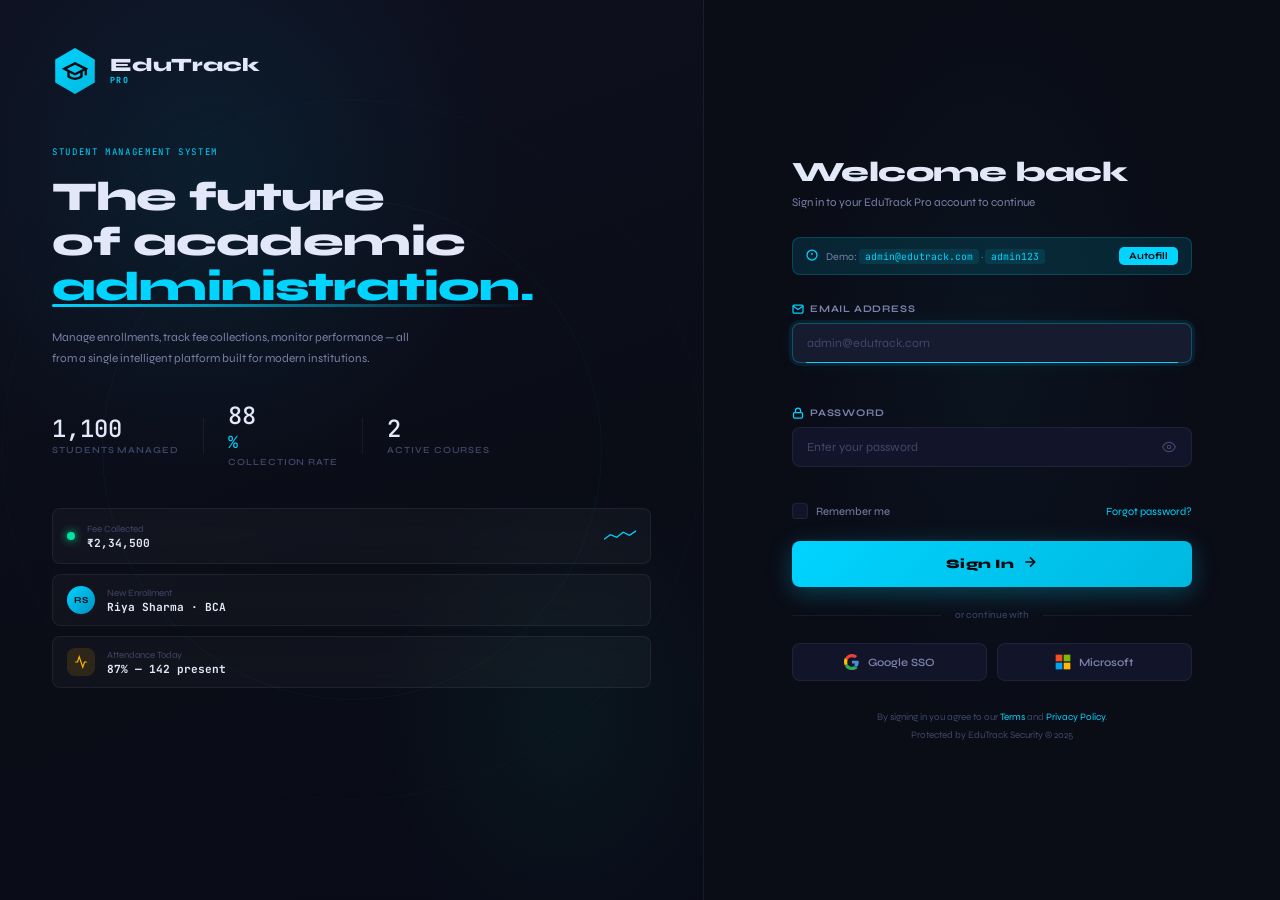
<file: login.html>
<!DOCTYPE html>
<html lang="en">
<head>
  <meta charset="UTF-8"/>
  <meta name="viewport" content="width=device-width, initial-scale=1.0"/>
  <title>EduTrack Pro — Sign In</title>
  <meta name="description" content="EduTrack Pro — Advanced Student Management System"/>
  <link rel="preconnect" href="https://fonts.googleapis.com">
  <link href="https://fonts.googleapis.com/css2?family=Syne:wght@400;500;600;700;800&family=JetBrains+Mono:wght@300;400;500&display=swap" rel="stylesheet">
  <link rel="stylesheet" href="login.css">
</head>
<body>
<canvas id="particleCanvas"></canvas>
<div id="toast" class="toast"></div>

<div class="login-root">

  <!-- LEFT: BRAND PANEL -->
  <div class="brand-panel">
    <div class="bp-inner">
      <div class="bp-logo anim-item" style="--d:0s">
        <div class="logo-hex">
          <svg width="26" height="26" viewBox="0 0 24 24" fill="none" stroke="currentColor" stroke-width="2.2"><path d="M22 10v6M2 10l10-5 10 5-10 5z"/><path d="M6 12v5c3 3 9 3 12 0v-5"/></svg>
        </div>
        <div class="logo-text">
          <span class="lt-main">EduTrack</span>
          <span class="lt-badge">PRO</span>
        </div>
      </div>

      <div class="bp-headline anim-item" style="--d:0.1s">
        <p class="bp-kicker">STUDENT MANAGEMENT SYSTEM</p>
        <h1>The future<br>of academic<br><span class="accent-text">administration.</span></h1>
        <p class="bp-desc">Manage enrollments, track fee collections, monitor performance — all from a single intelligent platform built for modern institutions.</p>
      </div>

      <div class="bp-stats anim-item" style="--d:0.2s">
        <div class="bs-item">
          <span class="bs-num" data-count="1200">0</span>
          <span class="bs-label">Students Managed</span>
        </div>
        <div class="bs-sep"></div>
        <div class="bs-item">
          <span class="bs-num" data-count="98">0</span><span class="bs-suffix">%</span>
          <span class="bs-label">Collection Rate</span>
        </div>
        <div class="bs-sep"></div>
        <div class="bs-item">
          <span class="bs-num" data-count="3">0</span>
          <span class="bs-label">Active Courses</span>
        </div>
      </div>

      <!-- Floating preview cards -->
      <div class="preview-cards anim-item" style="--d:0.3s">
        <div class="pc pc1">
          <div class="pc-dot green"></div>
          <div class="pc-info">
            <span class="pc-title">Fee Collected</span>
            <span class="pc-val">₹2,34,500</span>
          </div>
          <svg width="32" height="32" viewBox="0 0 50 20"><polyline points="0,15 10,8 20,12 30,4 40,9 50,2" fill="none" stroke="#00d4ff" stroke-width="2"/></svg>
        </div>
        <div class="pc pc2">
          <div class="pc-avatar">RS</div>
          <div class="pc-info">
            <span class="pc-title">New Enrollment</span>
            <span class="pc-val">Riya Sharma · BCA</span>
          </div>
        </div>
        <div class="pc pc3">
          <div class="pc-icon">
            <svg width="14" height="14" viewBox="0 0 24 24" fill="none" stroke="currentColor" stroke-width="2"><polyline points="22 12 18 12 15 21 9 3 6 12 2 12"/></svg>
          </div>
          <div class="pc-info">
            <span class="pc-title">Attendance Today</span>
            <span class="pc-val">87% — 142 present</span>
          </div>
        </div>
      </div>

      <!-- Decorative ring -->
      <div class="deco-ring"></div>
      <div class="deco-ring r2"></div>
    </div>
  </div>

  <!-- RIGHT: LOGIN FORM -->
  <div class="form-panel">
    <div class="fp-inner">

      <div class="fp-header anim-item" style="--d:0.1s">
        <h2>Welcome back</h2>
        <p>Sign in to your EduTrack Pro account to continue</p>
      </div>

      <div class="credential-chip anim-item" style="--d:0.15s">
        <div class="chip-icon">
          <svg width="12" height="12" viewBox="0 0 24 24" fill="none" stroke="currentColor" stroke-width="2.5"><circle cx="12" cy="12" r="10"/><line x1="12" y1="8" x2="12" y2="12"/><line x1="12" y1="16" x2="12.01" y2="16"/></svg>
        </div>
        <span>Demo: <code>admin@edutrack.com</code> · <code>admin123</code></span>
        <button class="chip-autofill" onclick="autofill()">Autofill</button>
      </div>

      <div class="login-form anim-item" style="--d:0.2s">

        <div class="field-group" id="fg-email">
          <label for="email">
            <svg width="12" height="12" viewBox="0 0 24 24" fill="none" stroke="currentColor" stroke-width="2.5"><path d="M4 4h16c1.1 0 2 .9 2 2v12c0 1.1-.9 2-2 2H4c-1.1 0-2-.9-2-2V6c0-1.1.9-2 2-2z"/><polyline points="22,6 12,13 2,6"/></svg>
            Email Address
          </label>
          <div class="field-input-wrap">
            <input type="email" id="email" placeholder="admin@edutrack.com" autocomplete="email"
              oninput="clearFE('fg-email')"
              onkeydown="if(event.key==='Enter')document.getElementById('password').focus()"/>
            <div class="field-line"></div>
          </div>
          <span class="fe-msg" id="fe-email"></span>
        </div>

        <div class="field-group" id="fg-password">
          <label for="password">
            <svg width="12" height="12" viewBox="0 0 24 24" fill="none" stroke="currentColor" stroke-width="2.5"><rect x="3" y="11" width="18" height="11" rx="2"/><path d="M7 11V7a5 5 0 0 1 10 0v4"/></svg>
            Password
          </label>
          <div class="field-input-wrap">
            <input type="password" id="password" placeholder="Enter your password" autocomplete="current-password"
              oninput="clearFE('fg-password')"
              onkeydown="if(event.key==='Enter')doLogin()"/>
            <button type="button" class="eye-btn" onclick="togglePW()" id="eyeBtn">
              <svg id="eyeSvg" width="14" height="14" viewBox="0 0 24 24" fill="none" stroke="currentColor" stroke-width="2"><path d="M1 12s4-8 11-8 11 8 11 8-4 8-11 8-11-8-11-8z"/><circle cx="12" cy="12" r="3"/></svg>
            </button>
            <div class="field-line"></div>
          </div>
          <span class="fe-msg" id="fe-password"></span>
        </div>

        <div class="field-meta">
          <label class="cb-label">
            <input type="checkbox" id="rememberMe"/>
            <span class="cb-box">
              <svg width="9" height="9" viewBox="0 0 12 12"><polyline points="2,6 5,9 10,3" fill="none" stroke="#0a0c14" stroke-width="2.5"/></svg>
            </span>
            Remember me
          </label>
          <button type="button" class="forgot-btn" onclick="showForgot()">Forgot password?</button>
        </div>

        <button class="btn-signin" id="signinBtn" onclick="doLogin()">
          <span id="signinLabel">Sign In</span>
          <div class="btn-dots" id="btnDots"><span></span><span></span><span></span></div>
          <div class="btn-arrow" id="btnArrow">
            <svg width="16" height="16" viewBox="0 0 24 24" fill="none" stroke="currentColor" stroke-width="2.5"><line x1="5" y1="12" x2="19" y2="12"/><polyline points="12 5 19 12 12 19"/></svg>
          </div>
        </button>

        <div class="divider"><span>or continue with</span></div>

        <div class="alt-logins">
          <button class="alt-btn" onclick="showToast('Google SSO — Coming in v2.2','info')">
            <svg width="16" height="16" viewBox="0 0 24 24"><path fill="#EA4335" d="M5.27 9.76A7.08 7.08 0 0 1 12 4.9c1.69 0 3.22.6 4.41 1.59L19.82 3.1A11.94 11.94 0 0 0 12 0C7.31 0 3.26 2.7 1.28 6.64l3.99 3.12z"/><path fill="#34A853" d="M16.04 18.01A7.06 7.06 0 0 1 12 19.1c-2.9 0-5.39-1.74-6.61-4.27l-4.02 3.08A11.95 11.95 0 0 0 12 24c3.24 0 6.18-1.2 8.42-3.16l-4.38-2.83z"/><path fill="#4A90D9" d="M20.45 12.18c0-.74-.07-1.45-.19-2.14H12v4.05h4.73a4.1 4.1 0 0 1-1.75 2.7l4.38 2.83C21.29 17.57 22 15 22 12c0-.63-.04-1.23-.1-1.82h-1.45z"/><path fill="#FBBC05" d="M5.39 14.83A7.15 7.15 0 0 1 4.9 12c0-.98.17-1.93.48-2.79L1.28 6.1A11.94 11.94 0 0 0 0 12c0 1.93.46 3.75 1.28 5.36l4.11-2.53z"/></svg>
            Google SSO
          </button>
          <button class="alt-btn" onclick="showToast('Microsoft SSO — Coming in v2.2','info')">
            <svg width="16" height="16" viewBox="0 0 24 24"><rect x="1" y="1" width="10" height="10" fill="#F25022"/><rect x="13" y="1" width="10" height="10" fill="#7FBA00"/><rect x="1" y="13" width="10" height="10" fill="#00A4EF"/><rect x="13" y="13" width="10" height="10" fill="#FFB900"/></svg>
            Microsoft
          </button>
        </div>

      </div>

      <p class="fp-footer">
        By signing in you agree to our <a href="#">Terms</a> and <a href="#">Privacy Policy</a>.
        <br>Protected by EduTrack Security © 2025
      </p>

    </div>
  </div>

</div>

<script src="login.js"></script>
</body>
</html>
</file>
<file: login.css>
/* ================================================
   EDUTRACK PRO v2.0 — LOGIN PAGE
   Deep Space Noir · Cyan Electric Accents
   ================================================ */

:root {
  --space-0:  #080a12;
  --space-1:  #0a0c16;
  --space-2:  #0e1020;
  --space-3:  #12152a;
  --space-4:  #171b30;
  --space-5:  #1c2038;

  --cyan:      #00d4ff;
  --cyan-dim:  rgba(0,212,255,0.12);
  --cyan-glow: rgba(0,212,255,0.3);
  --cyan-2:    #00b8e0;

  --green:     #00e5a0;
  --green-dim: rgba(0,229,160,0.12);
  --amber:     #ffb700;
  --amber-dim: rgba(255,183,0,0.12);
  --red:       #ff5e57;
  --red-dim:   rgba(255,94,87,0.12);

  --txt-1: #e2e8f8;
  --txt-2: #7a82a8;
  --txt-3: #404668;
  --border: rgba(255,255,255,0.06);
  --border-a: rgba(0,212,255,0.3);

  --font:  'Syne', sans-serif;
  --mono:  'JetBrains Mono', monospace;
  --r:     12px;
  --r2:    8px;
}

*, *::before, *::after { box-sizing: border-box; margin: 0; padding: 0; }
html { font-size: 14px; }

body {
  font-family: var(--font);
  background: var(--space-0);
  color: var(--txt-1);
  min-height: 100vh;
  overflow: hidden;
}

#particleCanvas {
  position: fixed; inset: 0;
  pointer-events: none; z-index: 0;
}

/* ── LAYOUT ─────────────────────────────────── */
.login-root {
  position: relative; z-index: 1;
  display: grid;
  grid-template-columns: 1.1fr 0.9fr;
  min-height: 100vh;
}

/* ── BRAND PANEL ────────────────────────────── */
.brand-panel {
  background: linear-gradient(160deg, var(--space-2) 0%, var(--space-1) 60%, #090b18 100%);
  border-right: 1px solid var(--border);
  position: relative;
  overflow: hidden;
  display: flex; align-items: stretch;
}

.brand-panel::before {
  content: '';
  position: absolute; inset: 0;
  background:
    radial-gradient(ellipse 60% 50% at 30% 20%, rgba(0,212,255,0.08) 0%, transparent 70%),
    radial-gradient(ellipse 40% 40% at 80% 80%, rgba(0,229,160,0.05) 0%, transparent 70%);
  pointer-events: none;
}

.bp-inner {
  position: relative; z-index: 1;
  padding: 48px 52px;
  display: flex; flex-direction: column;
  width: 100%;
}

/* Logo */
.bp-logo {
  display: flex; align-items: center; gap: 12px;
  margin-bottom: 52px;
}
.logo-hex {
  width: 46px; height: 46px;
  background: linear-gradient(135deg, var(--cyan), var(--cyan-2));
  clip-path: polygon(50% 0%,93% 25%,93% 75%,50% 100%,7% 75%,7% 25%);
  display: flex; align-items: center; justify-content: center;
  color: var(--space-0);
  box-shadow: 0 0 30px var(--cyan-glow);
}
.logo-text { display: flex; flex-direction: column; }
.lt-main {
  font-size: 1.35rem; font-weight: 800;
  color: var(--txt-1); line-height: 1;
  letter-spacing: -0.01em;
}
.lt-badge {
  font-size: 0.6rem; font-weight: 700;
  letter-spacing: 0.15em;
  color: var(--cyan);
  font-family: var(--mono);
  line-height: 1.4;
}

/* Headline */
.bp-kicker {
  font-family: var(--mono);
  font-size: 0.65rem; font-weight: 400;
  letter-spacing: 0.18em;
  color: var(--cyan);
  text-transform: uppercase;
  margin-bottom: 16px;
}
.bp-headline h1 {
  font-size: clamp(2rem, 3.2vw, 3rem);
  font-weight: 800;
  line-height: 1.1;
  color: var(--txt-1);
  letter-spacing: -0.02em;
  margin-bottom: 18px;
}
.accent-text {
  color: var(--cyan);
  position: relative;
}
.accent-text::after {
  content: '';
  position: absolute;
  bottom: 4px; left: 0; right: 0;
  height: 3px;
  background: linear-gradient(90deg, var(--cyan), transparent);
  border-radius: 2px;
}
.bp-desc {
  font-size: 0.84rem; color: var(--txt-2); line-height: 1.75;
  max-width: 380px; margin-bottom: 36px;
}

/* Stats */
.bp-stats {
  display: flex; align-items: center; gap: 24px;
  margin-bottom: 40px;
}
.bs-item { display: flex; flex-direction: column; gap: 3px; }
.bs-num {
  font-family: var(--mono);
  font-size: 1.7rem; font-weight: 500;
  color: var(--txt-1); line-height: 1;
}
.bs-suffix { font-family: var(--mono); font-size: 1.2rem; color: var(--cyan); }
.bs-label {
  font-size: 0.67rem; font-weight: 600;
  text-transform: uppercase; letter-spacing: 0.1em;
  color: var(--txt-3);
}
.bs-sep {
  width: 1px; height: 36px;
  background: var(--border);
}

/* Preview cards */
.preview-cards {
  display: flex; flex-direction: column; gap: 10px;
}
.pc {
  display: flex; align-items: center; gap: 12px;
  background: rgba(255,255,255,0.03);
  border: 1px solid var(--border);
  border-radius: var(--r2);
  padding: 11px 14px;
  backdrop-filter: blur(10px);
  transition: border-color 0.3s, transform 0.3s;
}
.pc:hover { border-color: var(--border-a); transform: translateX(4px); }
.pc1 { animation: pcFloat1 4s ease-in-out infinite; }
.pc2 { animation: pcFloat2 5s ease-in-out infinite; }
.pc3 { animation: pcFloat3 4.5s ease-in-out infinite; }
@keyframes pcFloat1 { 0%,100%{transform:translateY(0)} 50%{transform:translateY(-5px)} }
@keyframes pcFloat2 { 0%,100%{transform:translateY(0)} 50%{transform:translateY(-4px)} }
@keyframes pcFloat3 { 0%,100%{transform:translateY(0)} 50%{transform:translateY(-6px)} }
.pc-dot {
  width: 8px; height: 8px; border-radius: 50%;
  flex-shrink: 0;
}
.pc-dot.green { background: var(--green); box-shadow: 0 0 8px var(--green); animation: blink 2s infinite; }
@keyframes blink { 0%,100%{opacity:1} 50%{opacity:0.3} }
.pc-avatar {
  width: 28px; height: 28px; border-radius: 50%;
  background: linear-gradient(135deg, var(--cyan), #0090c0);
  display: flex; align-items: center; justify-content: center;
  font-size: 0.65rem; font-weight: 700; color: var(--space-0);
  flex-shrink: 0;
}
.pc-icon {
  width: 28px; height: 28px; border-radius: var(--r2);
  background: var(--amber-dim); color: var(--amber);
  display: flex; align-items: center; justify-content: center;
  flex-shrink: 0;
}
.pc-info { flex: 1; display: flex; flex-direction: column; gap: 1px; }
.pc-title { font-size: 0.68rem; color: var(--txt-3); }
.pc-val { font-size: 0.8rem; font-weight: 700; color: var(--txt-1); font-family: var(--mono); }

/* Deco rings */
.deco-ring {
  position: absolute;
  width: 500px; height: 500px;
  border: 1px solid rgba(0,212,255,0.05);
  border-radius: 50%;
  top: 50%; left: 50%;
  transform: translate(-50%,-50%);
  pointer-events: none;
  animation: spin 40s linear infinite;
}
.deco-ring.r2 {
  width: 700px; height: 700px;
  border-color: rgba(0,212,255,0.03);
  animation-duration: 60s;
  animation-direction: reverse;
}
@keyframes spin { to { transform: translate(-50%,-50%) rotate(360deg); } }

/* ── FORM PANEL ─────────────────────────────── */
.form-panel {
  background: var(--space-1);
  display: flex; align-items: center; justify-content: center;
  padding: 48px 32px;
  position: relative;
}
.form-panel::before {
  content: '';
  position: absolute; inset: 0;
  background: radial-gradient(ellipse 50% 60% at 50% 40%, rgba(0,212,255,0.04) 0%, transparent 70%);
  pointer-events: none;
}

.fp-inner {
  width: 100%; max-width: 400px;
  position: relative; z-index: 1;
}

.fp-header { margin-bottom: 28px; }
.fp-header h2 {
  font-size: 2rem; font-weight: 800;
  letter-spacing: -0.02em;
  color: var(--txt-1);
  margin-bottom: 6px;
}
.fp-header p { font-size: 0.83rem; color: var(--txt-2); }

/* Credential chip */
.credential-chip {
  display: flex; align-items: center; gap: 8px;
  background: var(--cyan-dim);
  border: 1px solid rgba(0,212,255,0.2);
  border-radius: var(--r2);
  padding: 9px 13px;
  margin-bottom: 28px;
  font-size: 0.74rem; color: var(--txt-2);
  flex-wrap: wrap;
}
.chip-icon { color: var(--cyan); flex-shrink: 0; }
.credential-chip code {
  font-family: var(--mono); font-size: 0.7rem;
  color: var(--cyan);
  background: rgba(0,212,255,0.1);
  padding: 1px 6px; border-radius: 4px;
}
.chip-autofill {
  margin-left: auto;
  background: var(--cyan);
  color: var(--space-0);
  border: none;
  border-radius: 5px;
  padding: 3px 10px;
  font-family: var(--font); font-size: 0.7rem; font-weight: 700;
  cursor: pointer;
  transition: opacity 0.2s;
}
.chip-autofill:hover { opacity: 0.85; }

/* Form fields */
.login-form { display: flex; flex-direction: column; gap: 22px; }

.field-group { display: flex; flex-direction: column; gap: 8px; }
.field-group label {
  display: flex; align-items: center; gap: 6px;
  font-size: 0.72rem; font-weight: 700;
  letter-spacing: 0.08em; text-transform: uppercase;
  color: var(--txt-2);
}
.field-group label svg { color: var(--cyan); }

.field-input-wrap {
  position: relative;
}
.field-input-wrap input {
  width: 100%;
  background: var(--space-3);
  border: 1px solid var(--border);
  border-radius: var(--r2);
  padding: 12px 40px 12px 14px;
  color: var(--txt-1);
  font-family: var(--font); font-size: 0.88rem;
  outline: none;
  transition: border-color 0.2s, background 0.2s, box-shadow 0.2s;
}
.field-input-wrap input:focus {
  border-color: var(--border-a);
  background: var(--space-4);
  box-shadow: 0 0 0 3px rgba(0,212,255,0.08), 0 0 20px rgba(0,212,255,0.06);
}
.field-input-wrap input::placeholder { color: var(--txt-3); }

/* Animated bottom line */
.field-line {
  position: absolute; bottom: 0; left: 14px; right: 14px;
  height: 1px;
  background: var(--cyan);
  transform: scaleX(0);
  transform-origin: left;
  transition: transform 0.3s ease;
  border-radius: 1px;
}
.field-input-wrap input:focus ~ .field-line { transform: scaleX(1); }

.field-group.has-error input {
  border-color: rgba(255,94,87,0.5);
  box-shadow: 0 0 0 3px rgba(255,94,87,0.07);
}
.field-group.has-error .field-line { background: var(--red); transform: scaleX(1); }

.fe-msg {
  font-family: var(--mono); font-size: 0.7rem;
  color: var(--red); min-height: 14px; display: block;
}

.eye-btn {
  position: absolute; right: 12px; top: 50%; transform: translateY(-50%);
  background: none; border: none;
  color: var(--txt-3); cursor: pointer;
  display: flex; align-items: center;
  padding: 4px; transition: color 0.2s;
}
.eye-btn:hover { color: var(--cyan); }

/* Meta row */
.field-meta {
  display: flex; align-items: center; justify-content: space-between;
  margin-top: -8px;
}
.cb-label {
  display: flex; align-items: center; gap: 8px;
  cursor: pointer; font-size: 0.8rem; color: var(--txt-2);
  user-select: none;
}
.cb-label input[type=checkbox] { display: none; }
.cb-box {
  width: 16px; height: 16px;
  border: 1px solid var(--border);
  border-radius: 4px;
  background: var(--space-3);
  display: flex; align-items: center; justify-content: center;
  transition: all 0.2s; flex-shrink: 0;
}
.cb-box svg { opacity: 0; transition: opacity 0.15s; }
.cb-label input:checked + .cb-box {
  background: var(--cyan); border-color: var(--cyan);
  box-shadow: 0 0 10px var(--cyan-glow);
}
.cb-label input:checked + .cb-box svg { opacity: 1; }
.forgot-btn {
  background: none; border: none; cursor: pointer;
  font-family: var(--font); font-size: 0.78rem;
  color: var(--cyan); transition: opacity 0.2s;
}
.forgot-btn:hover { opacity: 0.75; text-decoration: underline; }

/* Sign in button */
.btn-signin {
  width: 100%; padding: 13px 24px;
  background: linear-gradient(135deg, var(--cyan), var(--cyan-2));
  color: var(--space-0);
  border: none; border-radius: var(--r2);
  font-family: var(--font); font-size: 0.92rem; font-weight: 800;
  cursor: pointer;
  display: flex; align-items: center; justify-content: center; gap: 8px;
  position: relative; overflow: hidden;
  transition: all 0.25s;
  box-shadow: 0 6px 24px rgba(0,212,255,0.28);
  letter-spacing: 0.02em;
}
.btn-signin::after {
  content: '';
  position: absolute; inset: 0;
  background: linear-gradient(135deg, rgba(255,255,255,0.18), transparent);
  opacity: 0; transition: opacity 0.2s;
}
.btn-signin:hover::after { opacity: 1; }
.btn-signin:hover { transform: translateY(-2px); box-shadow: 0 10px 32px rgba(0,212,255,0.42); }
.btn-signin:active { transform: translateY(0); }
.btn-signin:disabled { opacity: 0.7; cursor: not-allowed; transform: none; }

.btn-dots { display: none; align-items: center; gap: 4px; }
.btn-dots span {
  width: 5px; height: 5px; border-radius: 50%;
  background: var(--space-0);
  animation: bdot 0.6s infinite alternate;
}
.btn-dots span:nth-child(2) { animation-delay: 0.2s; }
.btn-dots span:nth-child(3) { animation-delay: 0.4s; }
@keyframes bdot { from{transform:translateY(0)} to{transform:translateY(-4px)} }

.btn-signin.loading #signinLabel,
.btn-signin.loading #btnArrow { display: none; }
.btn-signin.loading .btn-dots { display: flex; }
.btn-signin.success {
  background: linear-gradient(135deg, var(--green), #00c080);
  box-shadow: 0 6px 24px rgba(0,229,160,0.3);
}

/* Divider */
.divider {
  display: flex; align-items: center; gap: 14px;
  color: var(--txt-3); font-size: 0.72rem;
}
.divider::before, .divider::after {
  content: ''; flex: 1; height: 1px; background: var(--border);
}

/* Alt logins */
.alt-logins { display: grid; grid-template-columns: 1fr 1fr; gap: 10px; }
.alt-btn {
  display: flex; align-items: center; justify-content: center; gap: 8px;
  background: var(--space-3);
  border: 1px solid var(--border);
  border-radius: var(--r2);
  padding: 10px;
  font-family: var(--font); font-size: 0.8rem; font-weight: 600;
  color: var(--txt-2); cursor: pointer;
  transition: all 0.2s;
}
.alt-btn:hover { background: var(--space-4); border-color: rgba(255,255,255,0.12); color: var(--txt-1); }

/* Footer */
.fp-footer {
  margin-top: 28px; text-align: center;
  font-size: 0.7rem; color: var(--txt-3); line-height: 1.8;
}
.fp-footer a { color: var(--cyan); text-decoration: none; }
.fp-footer a:hover { text-decoration: underline; }

/* ── ANIMATIONS ──────────────────────────────── */
.anim-item {
  opacity: 0;
  animation: ainUp 0.55s ease both;
  animation-delay: var(--d, 0s);
}
@keyframes ainUp {
  from { opacity: 0; transform: translateY(22px); }
  to   { opacity: 1; transform: translateY(0); }
}

/* ── TOAST ───────────────────────────────────── */
.toast {
  position: fixed; bottom: 28px; left: 50%;
  transform: translateX(-50%) translateY(14px);
  background: var(--space-4);
  border: 1px solid var(--border);
  border-radius: var(--r2);
  padding: 12px 22px;
  font-size: 0.8rem; color: var(--txt-1);
  box-shadow: 0 20px 60px rgba(0,0,0,0.6);
  z-index: 9999; opacity: 0;
  transition: all 0.3s; pointer-events: none;
  white-space: nowrap;
}
.toast.show { opacity: 1; transform: translateX(-50%) translateY(0); }
.toast.success { border-left: 3px solid var(--green); }
.toast.error   { border-left: 3px solid var(--red); }
.toast.info    { border-left: 3px solid var(--cyan); }

/* ── RESPONSIVE ──────────────────────────────── */
@media (max-width: 900px) {
  .login-root { grid-template-columns: 1fr; }
  .brand-panel { display: none; }
  .form-panel { background: var(--space-0); min-height: 100vh; }
}
@media (max-width: 480px) {
  .form-panel { padding: 32px 20px; }
  .fp-header h2 { font-size: 1.7rem; }
}

@keyframes formShake {
  0%,100%{transform:translateX(0)} 15%{transform:translateX(-8px)}
  30%{transform:translateX(8px)} 45%{transform:translateX(-6px)}
  60%{transform:translateX(6px)} 75%{transform:translateX(-4px)}
}
.fp-inner.shake { animation: formShake 0.45s ease; }
</file>
